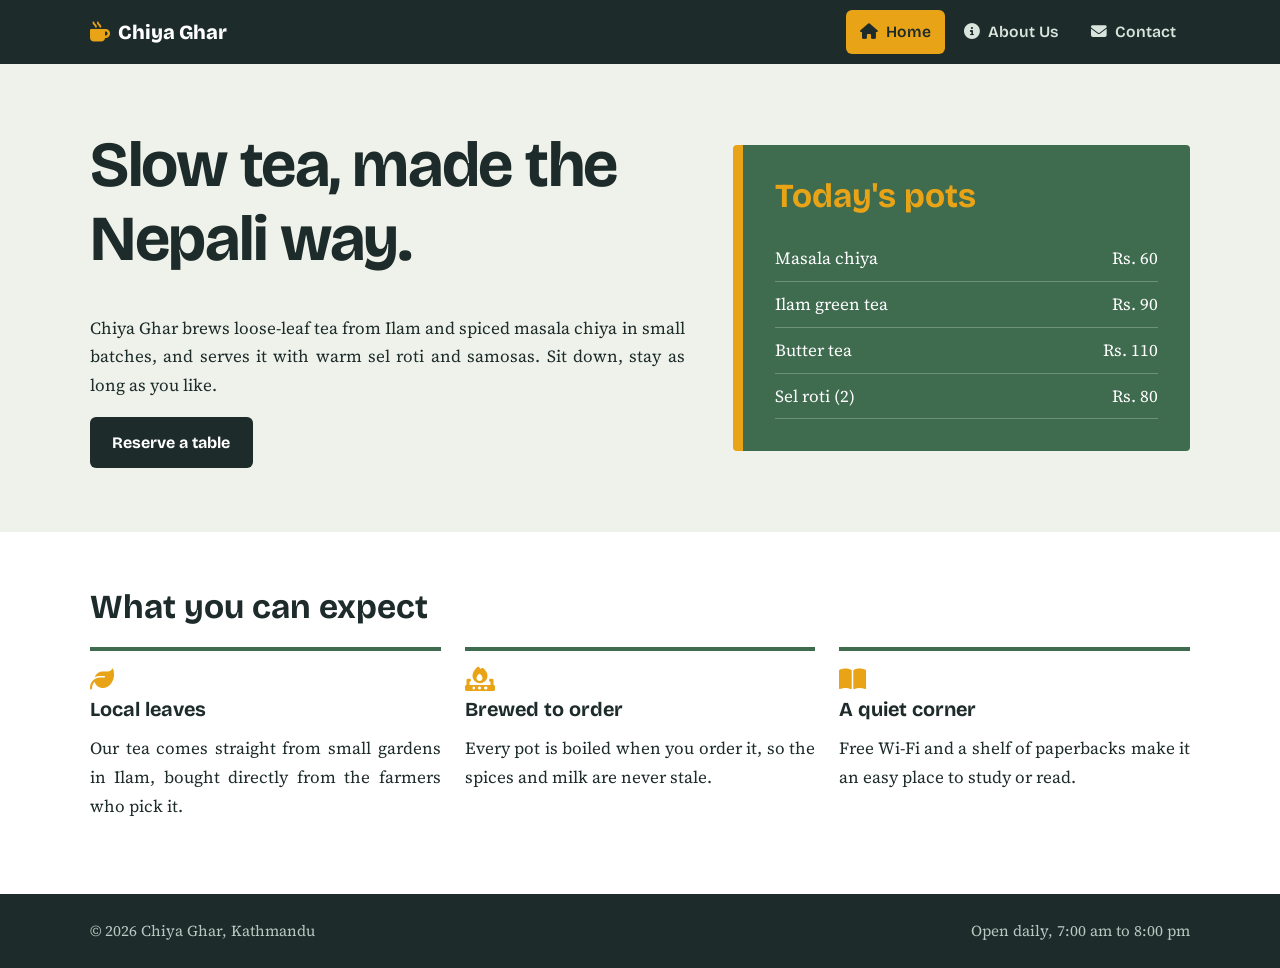
<file: index.html>
<!DOCTYPE html>
<html lang="en">
<head>
  <meta charset="UTF-8">
  <meta name="viewport" content="width=device-width, initial-scale=1">
  <title>Home | Chiya Ghar</title>
  <meta name="description" content="Chiya Ghar is a Kathmandu tea house serving masala chiya, tea from Ilam and fresh snacks.">
  <link rel="preconnect" href="https://fonts.googleapis.com">
  <link href="https://fonts.googleapis.com/css2?family=Bricolage+Grotesque:wght@600;700;800&family=Source+Serif+4:ital,wght@0,400;0,600;1,400&display=swap" rel="stylesheet">
  <link rel="stylesheet" href="https://cdnjs.cloudflare.com/ajax/libs/font-awesome/6.5.1/css/all.min.css">
  <link rel="stylesheet" href="css/style.css">
</head>
<body>
  <header class="site-header">
    <nav class="wrap nav" aria-label="Main">
      <a class="brand" href="index.html"><i class="fa-solid fa-mug-hot"></i> Chiya Ghar</a>
      <button class="menu-btn" aria-label="Toggle menu" aria-expanded="false"><i class="fa-solid fa-bars"></i></button>
      <ul class="nav-links">
        <li><a href="index.html"><i class="fa-solid fa-house"></i> Home</a></li>
        <li><a href="about.html"><i class="fa-solid fa-circle-info"></i> About Us</a></li>
        <li><a href="contact.html"><i class="fa-solid fa-envelope"></i> Contact</a></li>
      </ul>
    </nav>
  </header>
  <main>
    <section class="hero">
      <div class="wrap">
        <div>
          <h1>Slow tea, made the Nepali way.</h1>
          <p class="justify">Chiya Ghar brews loose-leaf tea from Ilam and spiced masala chiya in small batches, and serves it with warm sel roti and samosas. Sit down, stay as long as you like.</p>
          <a class="btn" href="contact.html">Reserve a table</a>
        </div>
        <aside class="hero-card">
          <h2>Today's pots</h2>
          <ul>
            <li><span>Masala chiya</span><span>Rs. 60</span></li>
            <li><span>Ilam green tea</span><span>Rs. 90</span></li>
            <li><span>Butter tea</span><span>Rs. 110</span></li>
            <li><span>Sel roti (2)</span><span>Rs. 80</span></li>
          </ul>
        </aside>
      </div>
    </section>
    <section class="section">
      <div class="wrap">
        <h2>What you can expect</h2>
        <div class="grid-3">
          <article class="item"><i class="fa-solid fa-leaf"></i><h3>Local leaves</h3><p class="justify">Our tea comes straight from small gardens in Ilam, bought directly from the farmers who pick it.</p></article>
          <article class="item"><i class="fa-solid fa-fire-burner"></i><h3>Brewed to order</h3><p class="justify">Every pot is boiled when you order it, so the spices and milk are never stale.</p></article>
          <article class="item"><i class="fa-solid fa-book-open"></i><h3>A quiet corner</h3><p class="justify">Free Wi-Fi and a shelf of paperbacks make it an easy place to study or read.</p></article>
        </div>
      </div>
    </section>
  </main>
  <footer class="site-footer">
    <div class="wrap"><span>&copy; <span id="year">2026</span> Chiya Ghar, Kathmandu</span><span>Open daily, 7:00 am to 8:00 pm</span></div>
  </footer>
  <script src="js/main.js"></script>
</body>
</html>
</file>
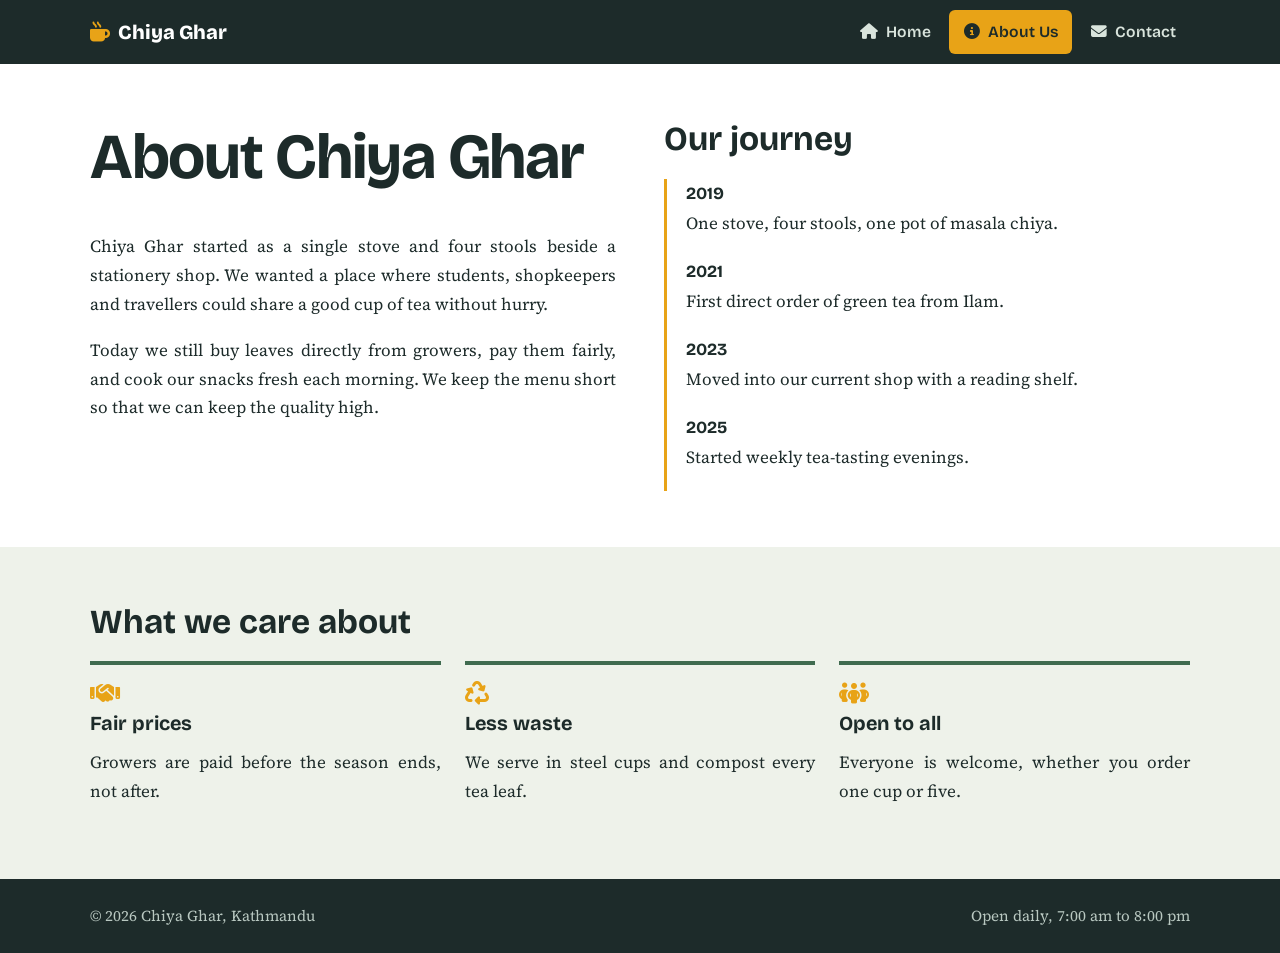
<file: about.html>
<!DOCTYPE html>
<html lang="en">
<head>
  <meta charset="UTF-8">
  <meta name="viewport" content="width=device-width, initial-scale=1">
  <title>About Us | Chiya Ghar</title>
  <meta name="description" content="The story, values and timeline of Chiya Ghar.">
  <link rel="preconnect" href="https://fonts.googleapis.com">
  <link href="https://fonts.googleapis.com/css2?family=Bricolage+Grotesque:wght@600;700;800&family=Source+Serif+4:ital,wght@0,400;0,600;1,400&display=swap" rel="stylesheet">
  <link rel="stylesheet" href="https://cdnjs.cloudflare.com/ajax/libs/font-awesome/6.5.1/css/all.min.css">
  <link rel="stylesheet" href="css/style.css">
</head>
<body>
  <header class="site-header">
    <nav class="wrap nav" aria-label="Main">
      <a class="brand" href="index.html"><i class="fa-solid fa-mug-hot"></i> Chiya Ghar</a>
      <button class="menu-btn" aria-label="Toggle menu" aria-expanded="false"><i class="fa-solid fa-bars"></i></button>
      <ul class="nav-links">
        <li><a href="index.html"><i class="fa-solid fa-house"></i> Home</a></li>
        <li><a href="about.html"><i class="fa-solid fa-circle-info"></i> About Us</a></li>
        <li><a href="contact.html"><i class="fa-solid fa-envelope"></i> Contact</a></li>
      </ul>
    </nav>
  </header>
  <main>
    <section class="section">
      <div class="wrap two-col">
        <div>
          <h1>About Chiya Ghar</h1>
          <p class="justify">Chiya Ghar started as a single stove and four stools beside a stationery shop. We wanted a place where students, shopkeepers and travellers could share a good cup of tea without hurry.</p>
          <p class="justify">Today we still buy leaves directly from growers, pay them fairly, and cook our snacks fresh each morning. We keep the menu short so that we can keep the quality high.</p>
        </div>
        <div>
          <h2>Our journey</h2>
          <ul class="timeline">
            <li><strong>2019</strong><br>One stove, four stools, one pot of masala chiya.</li>
            <li><strong>2021</strong><br>First direct order of green tea from Ilam.</li>
            <li><strong>2023</strong><br>Moved into our current shop with a reading shelf.</li>
            <li><strong>2025</strong><br>Started weekly tea-tasting evenings.</li>
          </ul>
        </div>
      </div>
    </section>
    <section class="section" style="background:var(--mist)">
      <div class="wrap">
        <h2>What we care about</h2>
        <div class="grid-3">
          <div class="item"><i class="fa-solid fa-handshake"></i><h3>Fair prices</h3><p class="justify">Growers are paid before the season ends, not after.</p></div>
          <div class="item"><i class="fa-solid fa-recycle"></i><h3>Less waste</h3><p class="justify">We serve in steel cups and compost every tea leaf.</p></div>
          <div class="item"><i class="fa-solid fa-people-group"></i><h3>Open to all</h3><p class="justify">Everyone is welcome, whether you order one cup or five.</p></div>
        </div>
      </div>
    </section>
  </main>
  <footer class="site-footer">
    <div class="wrap"><span>&copy; <span id="year">2026</span> Chiya Ghar, Kathmandu</span><span>Open daily, 7:00 am to 8:00 pm</span></div>
  </footer>
  <script src="js/main.js"></script>
</body>
</html>
</file>
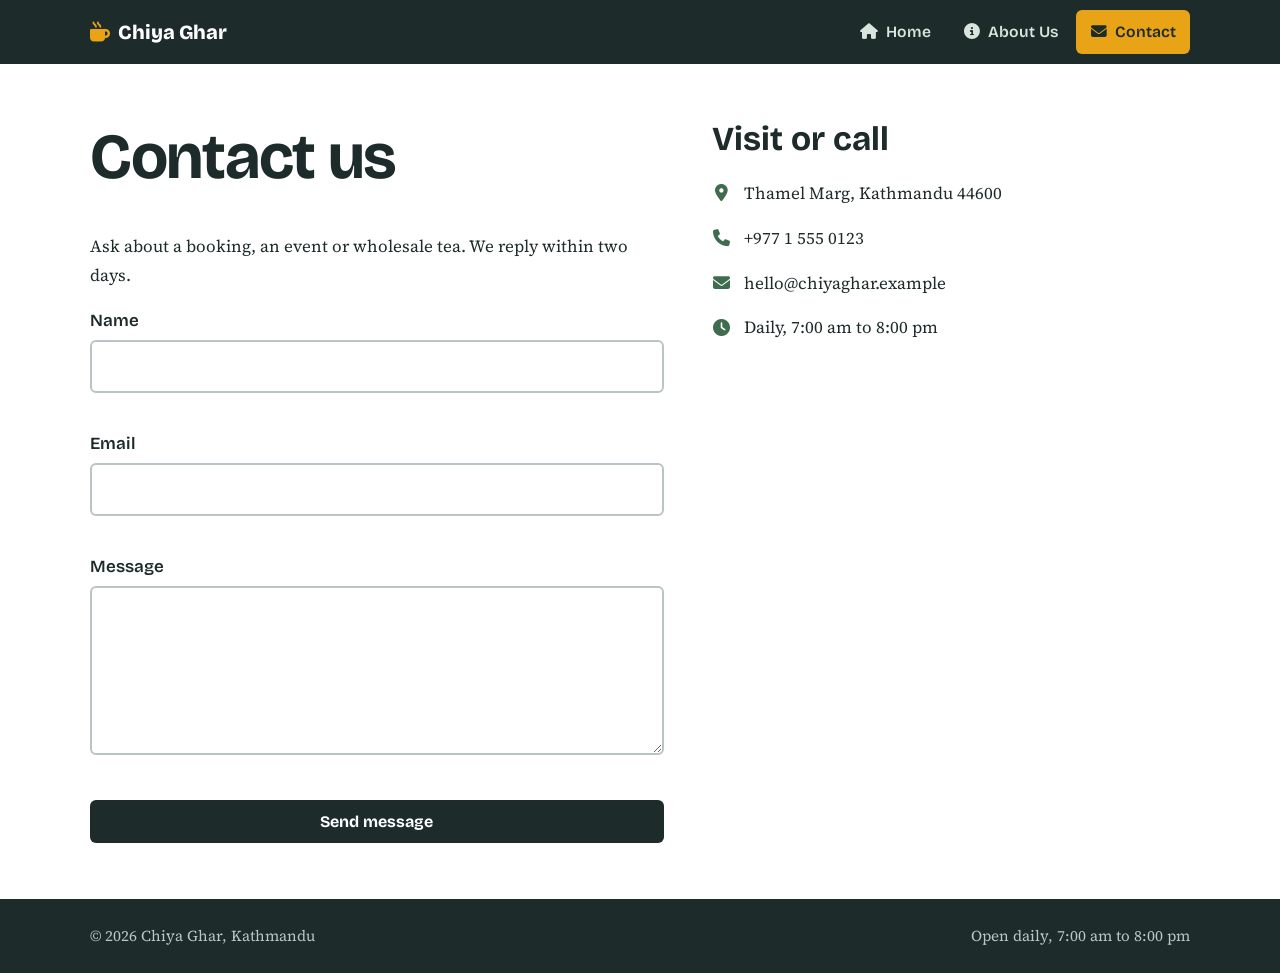
<file: contact.html>
<!DOCTYPE html>
<html lang="en">
<head>
  <meta charset="UTF-8">
  <meta name="viewport" content="width=device-width, initial-scale=1">
  <title>Contact | Chiya Ghar</title>
  <meta name="description" content="Send a message or find Chiya Ghar's address and opening hours.">
  <link rel="preconnect" href="https://fonts.googleapis.com">
  <link href="https://fonts.googleapis.com/css2?family=Bricolage+Grotesque:wght@600;700;800&family=Source+Serif+4:ital,wght@0,400;0,600;1,400&display=swap" rel="stylesheet">
  <link rel="stylesheet" href="https://cdnjs.cloudflare.com/ajax/libs/font-awesome/6.5.1/css/all.min.css">
  <link rel="stylesheet" href="css/style.css">
</head>
<body>
  <header class="site-header">
    <nav class="wrap nav" aria-label="Main">
      <a class="brand" href="index.html"><i class="fa-solid fa-mug-hot"></i> Chiya Ghar</a>
      <button class="menu-btn" aria-label="Toggle menu" aria-expanded="false"><i class="fa-solid fa-bars"></i></button>
      <ul class="nav-links">
        <li><a href="index.html"><i class="fa-solid fa-house"></i> Home</a></li>
        <li><a href="about.html"><i class="fa-solid fa-circle-info"></i> About Us</a></li>
        <li><a href="contact.html"><i class="fa-solid fa-envelope"></i> Contact</a></li>
      </ul>
    </nav>
  </header>
  <main>
    <section class="section">
      <div class="wrap contact-grid">
        <div>
          <h1>Contact us</h1>
          <p>Ask about a booking, an event or wholesale tea. We reply within two days.</p>
          <form id="contact-form" novalidate>
            <div><label for="name">Name</label><input id="name" name="name" type="text" autocomplete="name"><p class="error" data-for="name"></p></div>
            <div><label for="email">Email</label><input id="email" name="email" type="email" autocomplete="email"><p class="error" data-for="email"></p></div>
            <div><label for="message">Message</label><textarea id="message" name="message" rows="5"></textarea><p class="error" data-for="message"></p></div>
            <button class="btn" type="submit">Send message</button>
            <p id="status" class="status" role="status"></p>
          </form>
        </div>
        <aside>
          <h2>Visit or call</h2>
          <ul class="info">
            <li><i class="fa-solid fa-location-dot"></i><span>Thamel Marg, Kathmandu 44600</span></li>
            <li><i class="fa-solid fa-phone"></i><span>+977 1 555 0123</span></li>
            <li><i class="fa-solid fa-envelope"></i><span>hello@chiyaghar.example</span></li>
            <li><i class="fa-solid fa-clock"></i><span>Daily, 7:00 am to 8:00 pm</span></li>
          </ul>
        </aside>
      </div>
    </section>
  </main>
  <footer class="site-footer">
    <div class="wrap"><span>&copy; <span id="year">2026</span> Chiya Ghar, Kathmandu</span><span>Open daily, 7:00 am to 8:00 pm</span></div>
  </footer>
  <script src="js/main.js"></script>
</body>
</html>
</file>
<file: css/style.css>
/* Chiya Ghar - shared stylesheet (linked from every page) */
:root{
  --ink:#1d2b2a; --leaf:#3f6b4f; --leaf-dark:#2c4d38; --marigold:#e8a317;
  --mist:#eef2ea; --white:#fff; --muted:#52615e;
  --head:"Bricolage Grotesque",system-ui,sans-serif;
  --body:"Source Serif 4",Georgia,serif;
  --max:1100px;
}
*,*::before,*::after{box-sizing:border-box}
html{scroll-behavior:smooth}
body{margin:0;font-family:var(--body);font-size:1.0625rem;line-height:1.7;color:var(--ink);background:var(--white);min-height:100vh;display:flex;flex-direction:column}
main{flex:1}
h1,h2,h3{font-family:var(--head);line-height:1.15;margin:0 0 .6em}
h1{font-size:clamp(2.2rem,6vw,4rem);letter-spacing:-.02em}
h2{font-size:clamp(1.5rem,3.5vw,2.1rem)}
p{margin:0 0 1em;max-width:68ch}
.justify{text-align:justify;hyphens:auto}
a{color:var(--leaf-dark)}
:focus-visible{outline:3px solid var(--marigold);outline-offset:2px}
.wrap{width:min(100% - 2.5rem,var(--max));margin-inline:auto}

/* Navigation (Flexbox) */
.site-header{background:var(--ink);position:sticky;top:0;z-index:10}
.nav{display:flex;align-items:center;justify-content:space-between;min-height:64px}
.brand{font-family:var(--head);font-weight:800;font-size:1.25rem;color:var(--white);text-decoration:none;display:flex;align-items:center;gap:.5rem}
.brand i{color:var(--marigold)}
.nav-links{display:flex;gap:.25rem;list-style:none;margin:0;padding:0}
.nav-links a{display:flex;align-items:center;gap:.5rem;padding:.55rem .9rem;border-radius:6px;color:#d9e4dc;text-decoration:none;font-family:var(--head);font-weight:600;font-size:.98rem}
.nav-links a:hover{background:rgba(255,255,255,.1);color:var(--white)}
.nav-links a[aria-current="page"]{background:var(--marigold);color:var(--ink)}
.menu-btn{display:none;background:none;border:1px solid #4d605b;color:var(--white);font-size:1.2rem;padding:.4rem .7rem;border-radius:6px;cursor:pointer}

/* Home hero (Grid) */
.hero{background:var(--mist);padding:4rem 0}
.hero .wrap{display:grid;grid-template-columns:1.3fr 1fr;gap:3rem;align-items:center}
.hero-card{background:var(--leaf);color:var(--white);padding:2rem;border-radius:4px;border-left:10px solid var(--marigold)}
.hero-card h2{color:var(--marigold)}
.hero-card ul{padding:0;margin:0;list-style:none}
.hero-card li{display:flex;justify-content:space-between;border-bottom:1px solid rgba(255,255,255,.25);padding:.5rem 0}
.btn{display:inline-block;background:var(--ink);color:var(--white);padding:.75rem 1.4rem;border-radius:6px;text-decoration:none;font-family:var(--head);font-weight:700;border:0;cursor:pointer;font-size:1rem}
.btn:hover{background:var(--leaf-dark)}

.section{padding:3.5rem 0}
.grid-3{display:grid;grid-template-columns:repeat(3,1fr);gap:1.5rem}
.item{border-top:4px solid var(--leaf);padding-top:1rem}
.item i{color:var(--marigold);font-size:1.5rem;margin-bottom:.5rem}

/* About */
.two-col{display:grid;grid-template-columns:1fr 1fr;gap:3rem}
.timeline{list-style:none;padding:0;margin:0;border-left:3px solid var(--marigold)}
.timeline li{padding:0 0 1.2rem 1.2rem}
.timeline strong{font-family:var(--head)}

/* Contact */
.contact-grid{display:grid;grid-template-columns:1.2fr 1fr;gap:3rem}
form{display:grid;gap:1rem}
label{font-family:var(--head);font-weight:600;display:block;margin-bottom:.25rem}
input,textarea{width:100%;font:inherit;padding:.65rem .8rem;border:2px solid #b8c6bd;border-radius:6px;background:var(--white)}
input:focus,textarea:focus{border-color:var(--leaf);outline:none}
.error{color:#a12a1d;font-size:.9rem;min-height:1.2em;margin:.2rem 0 0}
.status{padding:.8rem 1rem;border-radius:6px;background:var(--mist);border-left:6px solid var(--leaf);display:none}
.status.show{display:block}
.info{list-style:none;padding:0;margin:0}
.info li{display:flex;gap:.8rem;align-items:flex-start;margin-bottom:1rem}
.info i{color:var(--leaf);margin-top:.35rem;width:1.2rem;text-align:center}

.site-footer{background:var(--ink);color:#b9c8c1;padding:1.5rem 0;font-size:.95rem}
.site-footer .wrap{display:flex;justify-content:space-between;flex-wrap:wrap;gap:.5rem}

@media (max-width:760px){
  .menu-btn{display:block}
  .nav{flex-wrap:wrap}
  .nav-links{display:none;flex-direction:column;width:100%;padding-bottom:.8rem}
  .nav-links.open{display:flex}
  .hero .wrap,.two-col,.contact-grid,.grid-3{grid-template-columns:1fr}
}
@media (prefers-reduced-motion:reduce){html{scroll-behavior:auto}}
</file>
